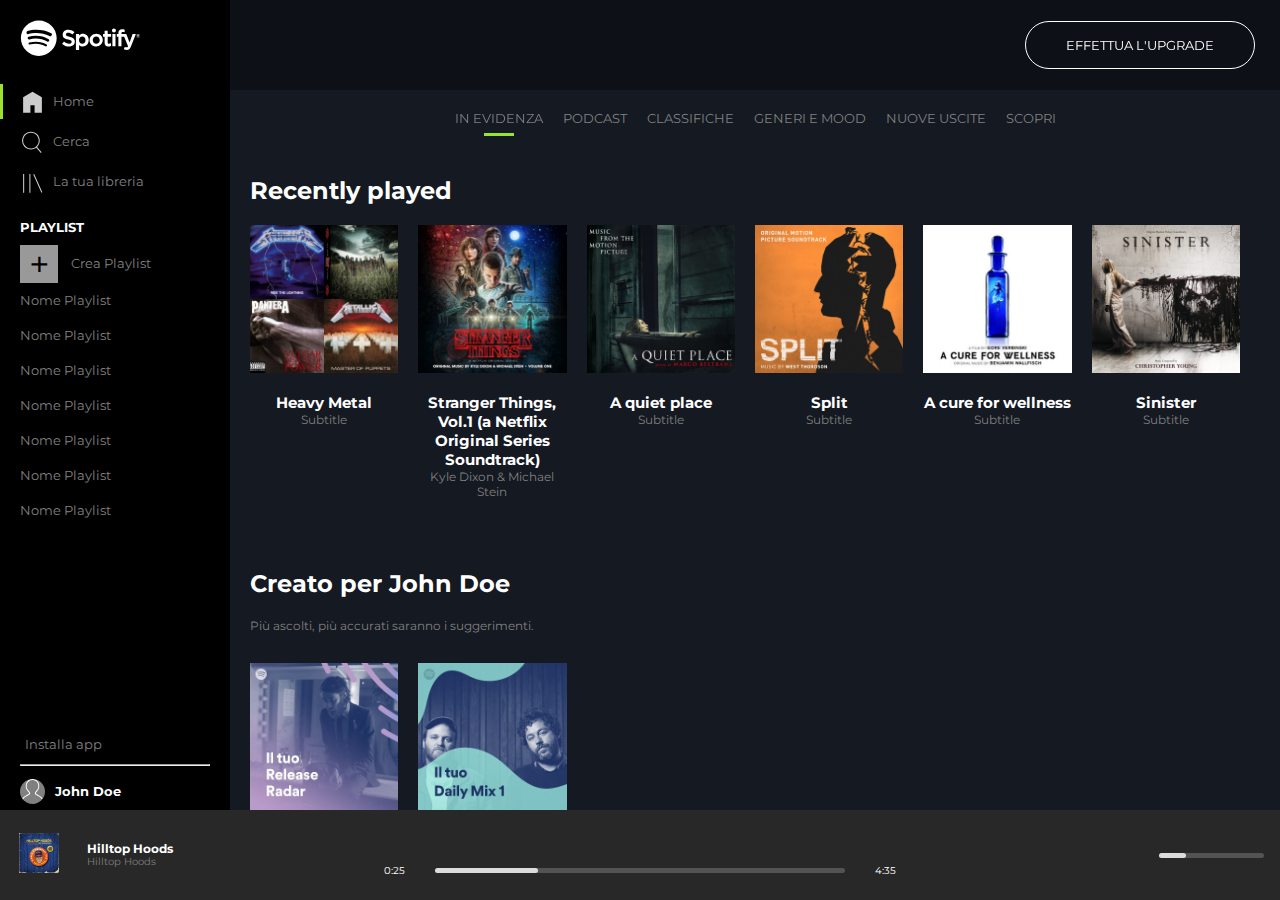
<file: bonus/index.html>
<!DOCTYPE html>
<html lang="en">
	<head>
		<meta charset="UTF-8" />
		<meta http-equiv="X-UA-Compatible" content="IE=edge" />
		<meta name="viewport" content="width=device-width, initial-scale=1.0" />

		<link rel="preconnect" href="https://fonts.googleapis.com" />
		<link rel="preconnect" href="https://fonts.gstatic.com" crossorigin />
		<link href="https://fonts.googleapis.com/css2?family=Montserrat:ital,wght@0,100;0,200;0,300;0,400;0,500;0,600;0,700;0,800;0,900;1,100;1,200;1,300;1,400;1,500;1,600;1,700;1,800;1,900&display=swap" rel="stylesheet" />

		<link rel="stylesheet" href="https://cdnjs.cloudflare.com/ajax/libs/font-awesome/5.15.3/css/all.min.css" integrity="sha512-iBBXm8fW90+nuLcSKlbmrPcLa0OT92xO1BIsZ+ywDWZCvqsWgccV3gFoRBv0z+8dLJgyAHIhR35VZc2oM/gI1w==" crossorigin="anonymous" referrerpolicy="no-referrer" />

		<link rel="shortcut icon" href="./img/favicon.ico" type="image/x-icon" />
		<link rel="stylesheet" href="./css/style.css" />

		<title>Spotify</title>
	</head>

	<body>
		<!-- Wrapper che da le dimensioni alla webapp -->
		<div id="wrapper">
			<main>
				<!-- Barra laterale -->
				<aside class="float-left">
					<!-- Contenitore superiore -->
					<div id="aside-top" class="flex">
						<div class="aside-top--logo">
							<img class="logo" src="./img/logo.svg" alt="Spotify" />
							<img class="logo-mobile" src="./img/logo-small.svg" alt="" />
						</div>
						<nav class="aside-top--nav">
							<ul>
								<li class="active">
									<a href="#">
										<img src="./img/home.svg" alt="" />
										<span>Home</span>
									</a>
								</li>
								<li>
									<a href="#">
										<img src="./img/search.svg" alt="" />
										<span>Cerca</span>
									</a>
								</li>
								<li>
									<a href="#">
										<img src="./img/libreria.svg" alt="" />
										<span>La tua libreria</span>
									</a>
								</li>
							</ul>
						</nav>
						<div class="aside-top--playlist">
							<h3>PLAYLIST</h3>
							<div class="new-playlist">
								<a href="#"><span> Crea Playlist</span></a>
							</div>
							<ul>
								<li><a href="#">Nome Playlist</a></li>
								<li><a href="#">Nome Playlist</a></li>
								<li><a href="#">Nome Playlist</a></li>
								<li><a href="#">Nome Playlist</a></li>
								<li><a href="#">Nome Playlist</a></li>
								<li><a href="#">Nome Playlist</a></li>
								<li><a href="#">Nome Playlist</a></li>
							</ul>
						</div>
					</div>
					<!-- Contenitore inferiore -->
					<div id="aside-bottom" class="flex">
						<div class="download-app">
							<i class="far fa-arrow-alt-circle-down"></i>
							<span>Installa app</span>
						</div>
						<hr />
						<div class="profile flex">
							<div class="profile-img">
								<img src="./img/profile.svg" alt="" />
							</div>
							<div class="profile-name">
								<h2>John Doe</h2>
							</div>
						</div>
					</div>
				</aside>
				<!-- Corpo principale -->
				<div class="main-content float-left flex">
					<div class="upgrade flex">
						<a class="upgrade-btn" href="#">EFFETTUA L'UPGRADE</a>
					</div>
					<nav class="main-content--nav flex">
						<ul class="flex">
							<li><a href="#">IN EVIDENZA</a></li>
							<li><a href="#">PODCAST</a></li>
							<li><a href="#">CLASSIFICHE</a></li>
							<li><a href="#">GENERI E MOOD</a></li>
							<li><a href="#">NUOVE USCITE</a></li>
							<li><a href="#">SCOPRI</a></li>
						</ul>
					</nav>
					<section class="albums">
						<section class="recently-played">
							<h2>Recently played</h2>
							<ul class="albums-list">
								<li class="album">
									<div class="album-cover flex">
										<img src="./img/metal_lifting.jpg" alt="" />
										<div class="layover flex"><i class="far fa-play-circle"></i></div>
									</div>
									<div class="album-text">
										<h3>Heavy Metal</h3>
										<p>Subtitle</p>
									</div>
								</li>
								<li class="album">
									<div class="album-cover flex">
										<img src="./img/stranger.jpeg" alt="" />
										<div class="layover flex"><i class="far fa-play-circle"></i></div>
									</div>
									<div class="album-text">
										<h3>Stranger Things, Vol.1 (a Netflix Original Series Soundtrack)</h3>
										<p>Kyle Dixon & Michael Stein</p>
									</div>
								</li>
								<li class="album">
									<div class="album-cover flex">
										<img src="./img/aquietplace.jpeg" alt="" />
										<div class="layover flex"><i class="far fa-play-circle"></i></div>
									</div>
									<div class="album-text">
										<h3>A quiet place</h3>
										<p>Subtitle</p>
									</div>
								</li>
								<li class="album">
									<div class="album-cover flex">
										<img src="./img/split.jpeg" alt="" />
										<div class="layover flex"><i class="far fa-play-circle"></i></div>
									</div>
									<div class="album-text">
										<h3>Split</h3>
										<p>Subtitle</p>
									</div>
								</li>
								<li class="album">
									<div class="album-cover flex">
										<img src="./img/cure.jpeg" alt="" />
										<div class="layover flex"><i class="far fa-play-circle"></i></div>
									</div>
									<div class="album-text">
										<h3>A cure for wellness</h3>
										<p>Subtitle</p>
									</div>
								</li>
								<li class="album">
									<div class="album-cover flex">
										<img src="./img/sinister.jpeg" alt="" />
										<div class="layover flex"><i class="far fa-play-circle"></i></div>
									</div>
									<div class="album-text">
										<h3>Sinister</h3>
										<p>Subtitle</p>
									</div>
								</li>
							</ul>
						</section>
						<section class="made-for">
							<h2>Creato per John Doe</h2>
							<p>Più ascolti, più accurati saranno i suggerimenti.</p>
							<ul class="albums-list">
								<li class="album">
									<div class="album-cover flex">
										<img src="./img/radar.jpeg" alt="" />
										<div class="layover flex"><i class="far fa-play-circle"></i></div>
									</div>
									<div class="album-text">
										<h3>Release Radar</h3>
									</div>
								</li>
								<li class="album">
									<div class="album-cover flex">
										<img src="./img/mixdaily.jpeg" alt="" />
										<div class="layover flex"><i class="far fa-play-circle"></i></div>
									</div>
									<div class="album-text">
										<h3>Daily Mix 1</h3>
									</div>
								</li>
							</ul>
						</section>
						<section class="artists">
							<h2>Artisti più popolari</h2>
							<p>Più ascolti, più accurati saranno i suggerimenti.</p>
							<ul class="albums-list">
								<li class="album">
									<div class="album-cover flex">
										<img src="./img/youg.jpeg" alt="" />
										<div class="layover flex"><i class="far fa-play-circle"></i></div>
									</div>
									<div class="album-text">
										<h3>Lana Del Rey</h3>
									</div>
								</li>
								<li class="album">
									<div class="album-cover flex">
										<img src="./img/einaudi.jpeg" alt="" />
										<div class="layover flex"><i class="far fa-play-circle"></i></div>
									</div>
									<div class="album-text">
										<h3>Ludovico Einaudi</h3>
									</div>
								</li>
							</ul>
						</section>
					</section>
				</div>
			</main>
			<footer>
				<div class="player flex">
					<!-- Inizio Album -->
					<div class="player-album flex">
						<div class="player-album-cover">
							<img src="./img/player_left.jpg" alt="" />
						</div>
						<div class="player-album-song">
							<h2>Hilltop Hoods</h2>
							<p>Hilltop Hoods</p>
						</div>
						<div class="player-album-icons">
							<a href="#"><i class="far fa-heart"></i></a>
							<a href="#"><i class="far fa-folder"></i></a>
						</div>
					</div>
					<!-- Fine Album -->
					<!-- Inizio Controller -->
					<div class="player-controller">
						<div class="player-controller-controls flex">
							<ul class="flex">
								<li><i class="fas fa-random"></i></li>
								<li><i class="fas fa-step-backward"></i></li>
								<li><i class="far fa-play-circle"></i></li>
								<li><i class="fas fa-step-forward"></i></li>
								<li><i class="fas fa-redo-alt"></i></li>
							</ul>
						</div>
						<div class="player-controller-progressbar flex">
							<div class="player-controller-progressbar-elapsedtime">0:25</div>
							<div class="player-controller-progressbar-bar">
								<div class="elapsed-bar"><i class="fas fa-circle"></i></div>
							</div>
							<div class="player-controller-progressbar-remainingtime">4:35</div>
						</div>
					</div>
					<!-- Fine Controller -->
					<!-- Inizio Audio -->
					<div class="player-audio">
						<ul class="flex">
							<li><i class="fas fa-list-ul"></i></li>
							<li><i class="fas fa-desktop"></i></li>
							<li class="player-audio-volume"><i class="fas fa-volume-up"></i></li>
							<li class="volume-bar">
								<div class="elapsed-bar"><i class="fas fa-circle"></i></div>
							</li>
						</ul>
					</div>
				</div>
				<!-- Fine Audio -->
			</footer>
		</div>
	</body>
</html>
</file>
<file: bonus/css/style.css>
* {
	margin: 0;
	padding: 0;
	box-sizing: border-box;
}

body {
	font-family: 'Montserrat', sans-serif;
	color: white;
}
/* COMMON */

.float-left {
	float: left;
}

.flex {
	display: flex;
}

.flex-column {
	display: flex;
	flex-direction: column;
}

a {
	text-decoration: none;
	color: grey;
}

a:hover,
a:active,
a:focus {
	color: white;
}

a > img {
	opacity: 0.8;
}

li:hover img {
	opacity: 1;
}

li:hover span {
	color: white;
}

ul {
	list-style: none;
}

/*  Definisco le dimensioni della webapp */
#wrapper {
	width: 100%;
	height: 100vh;
}
/* FINE COMMON */
/* ------------------------------------------------------------------------------------------------ */
/* MAIN */

/* Utilizzo il calc per la successiva reponsivita' verticale*/
main {
	width: 100%;
	height: calc(100% - 90px);
	overflow: hidden;
}

#wrapper main aside {
	height: 100%;
	width: 230px;
	background: #000000;
	color: grey;
	font-size: 13px;
}

#aside-top {
	height: calc(100% - 80px);
	flex-direction: column;
	min-height: 300px;
}

.aside-top--logo img {
	color: white;
	width: 70%;
	padding: 20px;
}

.aside-top--logo .logo-mobile {
	display: none;
	width: 50px;
}

.aside-top--playlist {
	overflow: hidden;
	padding: 20px;
}

.aside-top--playlist ul {
	height: 100%;
	overflow-y: auto;
}

.aside-top--nav ul li {
	border-left: 3px solid transparent;
	margin-top: 5px;
	padding-left: 17px;
	line-height: 35px;
}

.aside-top--nav ul li a img {
	height: 25px;
	vertical-align: middle;
	padding-right: 5px;
}

/* Tasto Home */
.aside-top--nav .active {
	border-left: 3px solid #99e22d;
}

.aside-top--playlist ul li {
	line-height: 35px;
}

#aside-top h3 {
	color: white;
	font-size: 13px;
	padding-bottom: 10px;
}

.new-playlist a span::before {
	content: '+';
	display: inline-block;
	background: rgba(255, 255, 255, 0.6);
	height: 38px;
	width: 38px;
	line-height: 38px;
	font-size: 36px;
	color: black;
	text-align: center;
	vertical-align: middle;
	margin-right: 10px;
}

/* Applico l'effetto bianco con hover alla creazione di una nuova playlist */
.new-playlist:hover a {
	color: white;
}

.new-playlist:hover span:before {
	background: white;
}

#aside-bottom {
	height: 80px;
	padding: 0 20px;
	flex-direction: column;
	justify-content: space-around;
}

#aside-bottom .download-app span {
	font-size: 13px;
}

#aside-bottom .download-app:hover {
	color: white;
	cursor: pointer;
}

#aside-bottom .download-app i {
	font-size: 12px;
	padding-right: 5px;
}

#aside-bottom .profile {
	height: 25px;
	align-items: center;
}

#aside-bottom .profile .profile-img img {
	vertical-align: middle;
	height: 25px;
	width: 25px;
	background: grey;
	border-radius: 50%;
}

.profile-img {
	padding-right: 10px;
}

#aside-bottom .profile .profile-name h2 {
	font-size: 13px;
	color: white;
}

.main-content {
	height: 100%;
	width: calc(100% - 230px);
	background: #141922;
	overflow: auto;
	flex-direction: column;
}

.main-content .upgrade {
	width: calc(100% - 230px);
	height: 90px;
	background: rgba(0, 0, 0, 0.3);
	position: fixed;
	justify-content: flex-end;
	align-items: center;
	padding: 25px;
}

.main-content .upgrade .upgrade-btn {
	border: 1px solid white;
	border-radius: 40px;
	font-size: 13px;
	color: white;
	padding: 15px 40px;
}

.main-content .upgrade .upgrade-btn:hover {
	transform: scale(1.1);
}

.main-content--nav {
	justify-content: center;
	font-size: 13px;
	margin-top: 90px;
	padding-top: 10px;
}

.main-content--nav > ul {
	flex-wrap: wrap;
	justify-content: center;
}

.main-content--nav > ul > li:first-child {
	position: relative;
}

.main-content--nav > ul > li:first-child > a::after {
	content: '';
	height: 3px;
	width: 30px;
	background: #99e22d;
	position: absolute;
	left: 50%;
	bottom: 0;
	transform: translate(-50%);
}

.main-content--nav ul li {
	padding: 10px;
	white-space: nowrap;
}

/* Inizio degli album */
.main-content section.albums {
	padding: 20px;
	animation-name: appear;
	animation-duration: 5s;
}

.main-content section.albums section {
	padding: 20px 0;
}

.main-content section.albums section h2 {
	padding-bottom: 20px;
}

.main-content section.albums section p {
	color: grey;
	font-size: 12px;
	padding-bottom: 30px;
}

.albums-list {
	display: flex;
	list-style-type: none;
	justify-content: flex-start;
	font-size: 13px;
	flex-wrap: wrap;
}

.album {
	width: calc(100% / 6 - 20px);
	margin-right: 20px;
}

.album-cover {
	position: relative;
}

.album-cover .layover {
	position: absolute;
	width: 100%;
	height: 100%;
	justify-content: center;
	align-items: center;
	font-size: 60px;
	background-color: rgba(0, 0, 0, 0.5);
	visibility: hidden;
}

.album-cover:hover .layover {
	visibility: visible;
}

.album-cover img {
	object-fit: cover;
	width: 100%;
}

.album-text {
	text-align: center;
	padding-top: 20px;
}

.artists img,
.artists .layover {
	border-radius: 50%;
}
/* FINE MAIN */
/* ------------------------------------------------------------------------------------------------ */
/* FOOTER */

footer {
	width: 100%;
	height: 90px;
	background: #282828;
	z-index: 100;
}

.player {
	width: 100%;
	height: 100%;
	justify-content: space-between;
}

.player-album {
	width: 230px; /* Width come <aside> */
	justify-content: space-around;
	align-items: center;
	color: grey;
	padding: 10px;
}

.player-album-song h2 {
	font-size: 12px;
	line-height: 12px;
	color: white;
}

.player-album-song p {
	font-size: 10px;
}

.player-album-icons a {
	padding-left: 10px;
}

.player-controller {
	width: 40%;
}

.player-controller-controls {
	justify-content: center;
	align-items: center;
	height: 60%;
}
.player-controller-controls ul {
	font-size: 13px;
	align-items: center;
}
footer ul li i {
	margin: 10px;
	font-size: 16px;
	cursor: pointer;
}

.player-controller-controls > ul > li:nth-child(3) i {
	width: 50px;
	font-size: 30px;
	text-align: center;
}

.player-controller-progressbar {
	justify-content: space-between;
	align-items: center;
	font-size: 10px;
}

.player-controller-progressbar-bar {
	width: 80%;
	height: 5px;
	border-radius: 5px;
	background: rgba(255, 255, 255, 0.2);
	cursor: pointer;
}

.elapsed-bar {
	width: 25%;
	height: 5px;
	border-radius: 5px;
	background: rgba(255, 255, 255, 0.8);
	position: relative;
}

.elapsed-bar > .fa-circle {
	position: absolute;
	top: 0;
	right: 0;
	margin-top: -5px;
	margin-right: -5px;
	font-size: 14px;
	visibility: hidden;
}

.player-controller-progressbar-bar:hover .fa-circle,
.volume-bar:hover .fa-circle {
	visibility: visible;
}

.player-controller-progressbar-bar:hover .elapsed-bar,
.volume-bar:hover .elapsed-bar {
	background: #99e22d;
}

.player-audio {
	width: 230px;
	padding: 10px;
}

.player-audio ul {
	justify-content: space-around;
	align-items: center;
	width: 100%;
	height: 100%;
}

.player-audio ul li i {
	font-size: 13px;
}

.player-audio .volume-bar {
	width: 50%;
	height: 5px;
	border-radius: 5px;
	background: rgba(255, 255, 255, 0.2);
	cursor: pointer;
}

.player-album-cover {
	width: 50px;
}

.player-album-cover img {
	width: 100%;
	padding-right: 10px;
}

/* FINE FOOTER */
/* ------------------------------------------------------------------------------------------------ */

@media screen and (max-width: 1100px) {
	.album {
		width: calc(100% / 4 - 20px);
		margin-right: 20px;
	}
}

@media screen and (max-width: 660px) {
	.album {
		width: calc(100% / 2 - 20px);
		margin-right: 20px;
	}
}

@media screen and (max-width: 600px) {
	#wrapper main aside {
		width: 50px;
	}

	.aside-top--logo > img {
		display: none;
	}

	.aside-top--logo .logo-mobile {
		display: block;
		width: 50px;
		padding: 10px;
	}

	.main-content,
	.main-content .upgrade {
		width: calc(100% - 50px);
	}

	.aside-top--nav ul {
		text-align: center;
	}

	.aside-top--nav ul li {
		border-left: 0;
		padding: 0;
	}

	.aside-top--nav .active {
		border-left: 0;
	}

	.aside-top--nav ul li a img {
		padding: 0;
	}

	.aside-top--nav ul li a span {
		display: none;
	}

	.aside-top--playlist {
		display: none;
	}

	#aside-bottom .download-app span {
		display: none;
	}

	#aside-bottom {
		padding: 0;
		align-items: center;
	}

	#aside-bottom hr {
		display: none;
	}

	#aside-bottom .profile .profile-name h2 {
		display: none;
	}

	.profile-img {
		padding: 0;
	}

	#aside-bottom .download-app i {
		padding: 0;
	}
}

@media screen and (max-height: 600px) {
	.main-content .upgrade {
		display: none;
	}

	.main-content--nav {
		margin-top: 0;
	}
}

@keyframes appear {
	from {
		opacity: 0;
	}
	to {
		opacity: 1;
	}
}
</file>
